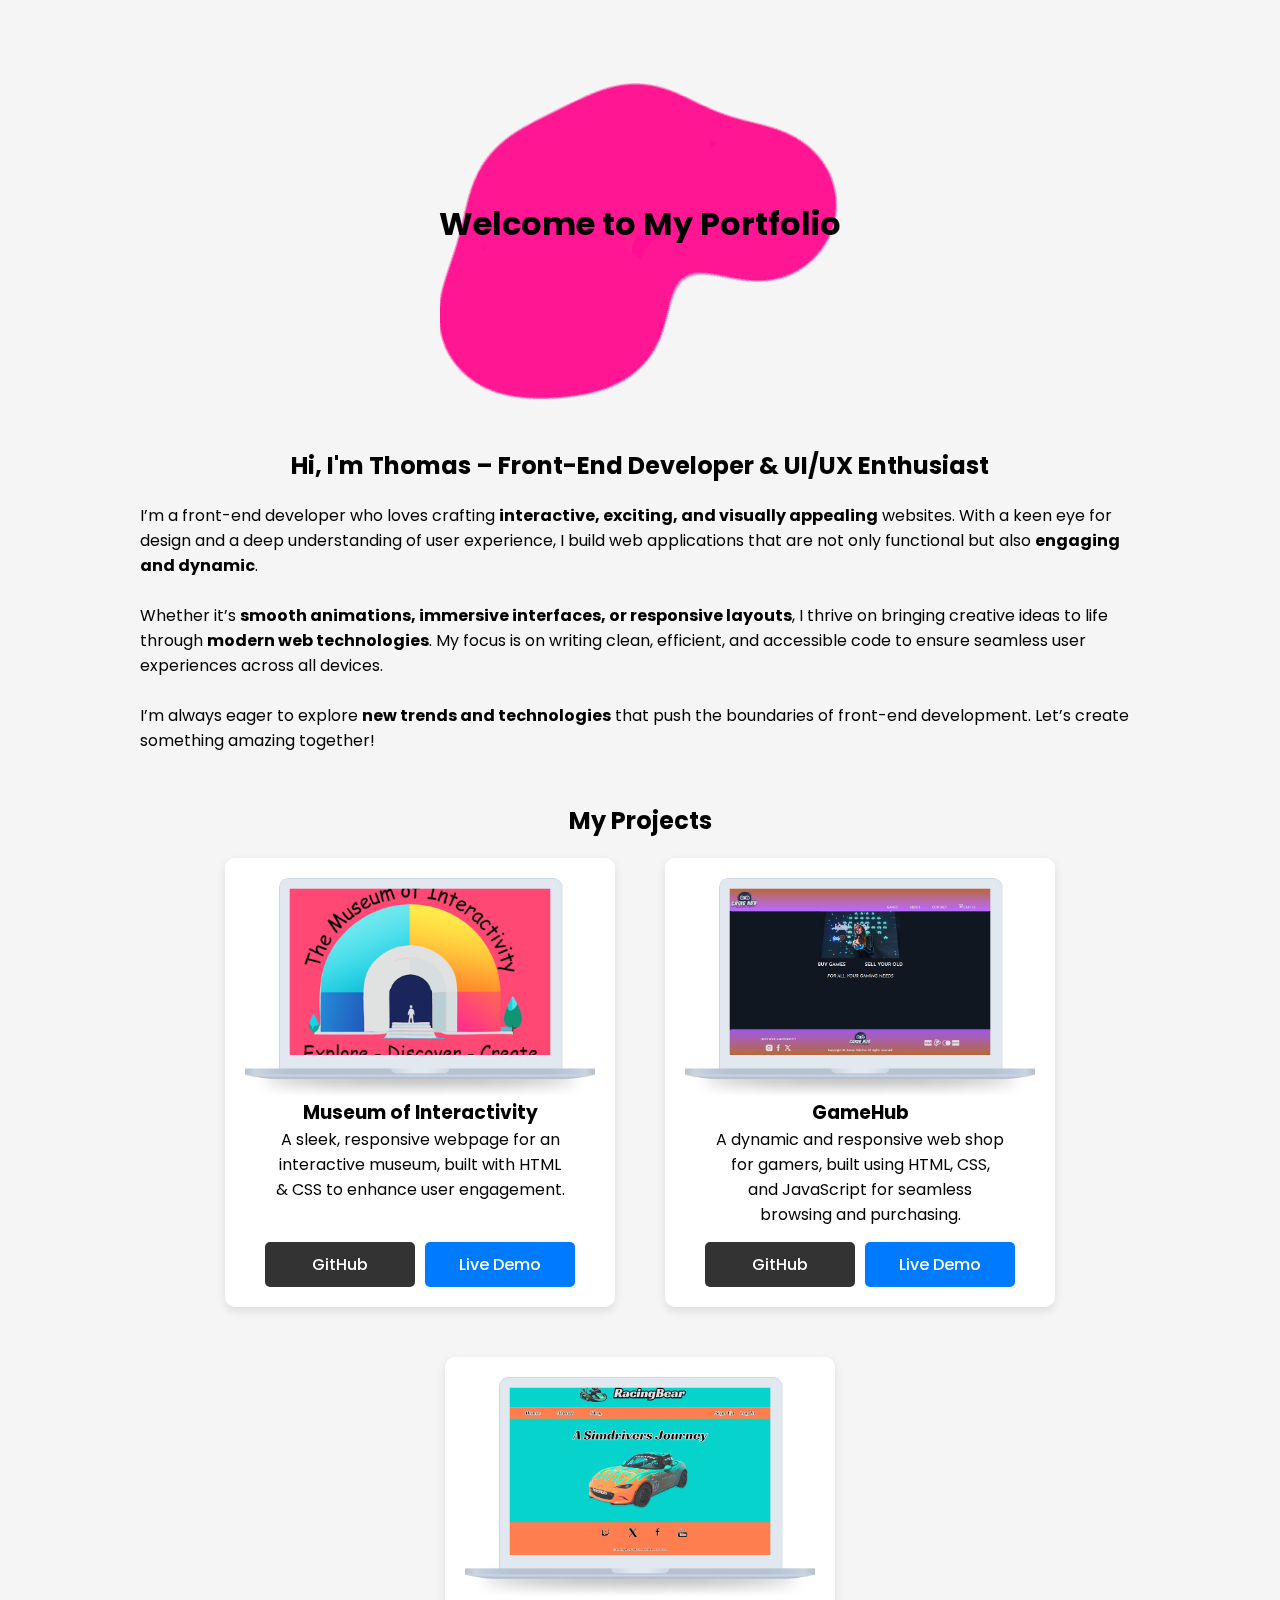
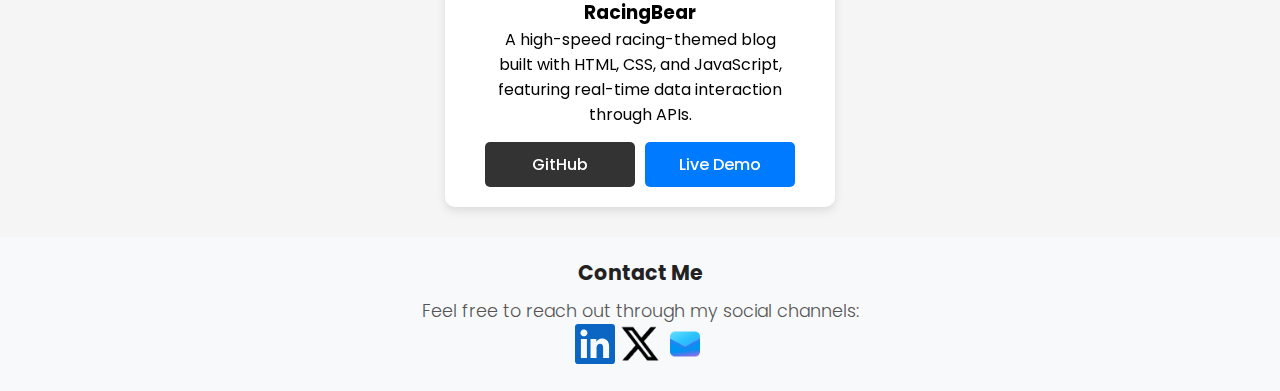
<file: index.html>
<!DOCTYPE html>
<html lang="en">
  <head>
    <meta charset="UTF-8" />
    <meta name="viewport" content="width=device-width, initial-scale=1.0" />
    <meta
      name="description"
      content="This is Thomas portfolio from his first year studying Front-End development"
    />
    <title>Thomas - A Front-End developer</title>

    <link
      href="https://fonts.googleapis.com/css2?family=Poppins:wght@300;400;600&display=swap"
      rel="stylesheet"
    />
    <link rel="stylesheet" href="CSS/styles.css" />
  </head>
  <body>
    <div class="blob-wrapper">
      <div class="container">
        <div class="blob-container"></div>
      </div>
    </div>
    <main>
      <header>
        <h1>Welcome to My Portfolio</h1>
      </header>
      <section class="about">
        <h2>Hi, I'm Thomas – Front-End Developer & UI/UX Enthusiast</h2>
        <p>
          I’m a front-end developer who loves crafting
          <strong>interactive, exciting, and visually appealing</strong>
          websites. With a keen eye for design and a deep understanding of user
          experience, I build web applications that are not only functional but
          also <strong>engaging and dynamic</strong>. <br /><br />
          Whether it’s
          <strong
            >smooth animations, immersive interfaces, or responsive
            layouts</strong
          >, I thrive on bringing creative ideas to life through
          <strong>modern web technologies</strong>. My focus is on writing
          clean, efficient, and accessible code to ensure seamless user
          experiences across all devices. <br /><br />
          I’m always eager to explore
          <strong>new trends and technologies</strong> that push the boundaries
          of front-end development. Let’s create something amazing together!
        </p>
      </section>
      <section class="projects">
        <h2>My Projects</h2>
        <div class="project-list">
          <div class="project-card">
            <img
              src="images/museum-MacbookPro.png"
              alt="Screenshot of the museum page inside a MacBookPro"
            />
            <h3>Museum of Interactivity</h3>
            <p class="description">
              A sleek, responsive webpage for an interactive museum, built with
              HTML & CSS to enhance user engagement.
            </p>
            <div class="buttons">
              <a
                href="https://github.com/BtheBEST84/Semester-project1"
                class="btn github"
                >GitHub</a
              >
              <a
                href="https://bthebest84.github.io/Semester-project1"
                class="btn live"
                >Live Demo</a
              >
            </div>
          </div>

          <div class="project-card">
            <img
              src="images/gamehub-MacbookPro.png"
              alt="Project 2 Screenshot"
            />
            <h3>GameHub</h3>
            <p class="description">
              A dynamic and responsive web shop for gamers, built using HTML,
              CSS, and JavaScript for seamless browsing and purchasing.
            </p>
            <div class="buttons">
              <a
                href="https://github.com/BtheBEST84/html-css-course-assignment"
                class="btn github"
                >GitHub</a
              >
              <a
                href="https://bthebest84.github.io/html-css-course-assignment/"
                class="btn live"
                >Live Demo</a
              >
            </div>
          </div>

          <div class="project-card">
            <img
              src="images/racingbear-MacbookPro.png"
              alt="Project 3 Screenshot"
            />
            <h3>RacingBear</h3>
            <p class="description">
              A high-speed racing-themed blog built with HTML, CSS, and
              JavaScript, featuring real-time data interaction through APIs.
            </p>
            <div class="buttons">
              <a
                href="https://github.com/NoroffFEU/FED1-PE1-BtheBEST84"
                class="btn github"
                >GitHub</a
              >
              <a href="https://www.racing-bear.com" class="btn live"
                >Live Demo</a
              >
            </div>
          </div>
        </div>
      </section>
    </main>
    <footer>
      <h3>Contact Me</h3>
      <p>Feel free to reach out through my social channels:</p>
      <div class="social-links">
        <a href="https://linkedin.com/in/bjørn-thomas-torvund-723189a7">
          <img src="images/linkedin.svg" alt="LinkedIn" />
        </a>
        <a href="https://twitter.com/thomastorvund">
          <img src="images/twitter.png" alt="Twitter" />
        </a>
        <a href="mailto:bjorn.thomas.torvund@gmail.com">
          <img src="images/mailicon.png" alt="Email" />
        </a>
      </div>
    </footer>

    <svg width="0" height="0">
      <defs>
        <filter id="goo">
          <feGaussianBlur in="SourceGraphic" stdDeviation="40" result="blur" />
          <feColorMatrix
            in="blur"
            mode="matrix"
            values="1 0 0 0 0
                    0 1 0 0 0
                    0 0 1 0 0
                    0 0 0 40 -15"
            result="goo"
          />
          <feComposite in="SourceGraphic" in2="goo" operator="atop" />
        </filter>
      </defs>
    </svg>

    <script src="JS/app.js"></script>
  </body>
</html>
</file>
<file: CSS/styles.css>
* {
  padding: 0;
  margin: 0;
}

html,
body {
  height: 100%;
  display: flex;
  flex-direction: column;
}

main {
  flex: 1;
  display: flex;
  flex-direction: column;
  align-items: center;
  width: 100%;
}

a {
  text-decoration: none;
}

body {
  margin: 0;
  overflow-x: hidden;
  background: #f5f5f5;
  display: flex;
  flex-direction: column;
  align-items: center;
  position: relative;
  font-family: "Poppins", sans-serif;
}

header {
  text-align: center;
  padding: 100px 20px;
  position: relative;
  z-index: 2;
  margin: 100px 0 100px 0;
}

h1 {
  font-size: 2rem;
}

h2 {
  margin: 0 30px 20px 30px;
  text-align: center;
  font-size: 1.5rem;
}

section p {
  max-width: 1000px;
  margin: 0 30px;
  font-size: 1rem;
}

.blob-wrapper {
  position: absolute;
  top: 0;
  left: 50%;
  transform: translateX(-50%);
  width: 100vw;
  height: 400px;
  display: flex;
  justify-content: center;
  align-items: center;
  overflow: hidden;
  z-index: -1;
}

.container {
  position: relative;
  width: 400px;
  height: 400px;
  overflow: hidden;
}

.blob-container {
  position: absolute;
  width: 100%;
  height: 100%;
  filter: url(#goo);
  pointer-events: none;
}

.blob {
  position: absolute;
  width: 150px;
  height: 150px;
  background-color: DeepPink;
  border-radius: 50%;
  opacity: 1;
  will-change: transform;
}

.about {
  display: flex;
  flex-direction: column;
  align-items: center;
}

.projects {
  text-align: center;
  width: 90%;
  max-width: 1400px;
  margin-top: 50px;
  position: relative;
  z-index: 3;
  margin-bottom: 30px;
}

.project-card {
  background: white;
  border-radius: 10px;
  padding: 20px;
  width: 100%;
  max-width: 350px;
  box-shadow: 0px 4px 10px rgba(0, 0, 0, 0.1);
  transition: transform 0.3s ease-in-out;
  display: flex;
  flex-direction: column;
  align-items: center;
  text-align: center;
}

.project-card img {
  width: 100%;
  max-height: 250px;
  object-fit: cover;
  border-radius: 10px;
  display: block;
}

.project-list {
  display: flex;
  flex-wrap: wrap;
  justify-content: center;
  gap: 50px;
  margin-top: 20px;
}

.buttons {
  display: flex;
  justify-content: center;
  gap: 10px;
  margin-top: 15px;
}

.btn {
  display: inline-block;
  padding: 10px 15px;
  border-radius: 5px;
  text-decoration: none;
  font-weight: 500;
  transition: 0.3s;
  font-size: 1rem;
  text-align: center;
  width: 120px;
}

.github {
  background-color: #333;
  color: white;
}

.github:hover {
  background-color: #555;
}

.live {
  background-color: #007bff;
  color: white;
}

.live:hover {
  background-color: #0056b3;
}

.project-card .buttons {
  margin-top: auto;
  display: flex;
  justify-content: center;
  flex-wrap: wrap;
}

.description {
  margin-bottom: 15px;
}

footer {
  background-color: #f8f9fa;
  text-align: center;
  padding: 20px 0;
  width: 100%;
  font-size: 1.1rem;
  margin-top: auto;
  position: relative;
  bottom: 0;
}

footer h3 {
  margin-bottom: 10px;
  color: #222;
}

footer p {
  color: #555;
  font-weight: 300;
}
a .social-links {
  display: flex;
  justify-content: center;
  gap: 20px;
  margin-top: 10px;
}

.social-links a img {
  width: 40px;
  height: 40px;
  transition: transform 0.3s ease-in-out;
}

.social-links a img:hover {
  transform: scale(1.1);
}

@media (max-width: 768px) {
  .project-list {
    flex-direction: column;
    align-items: center;
  }
}
</file>
